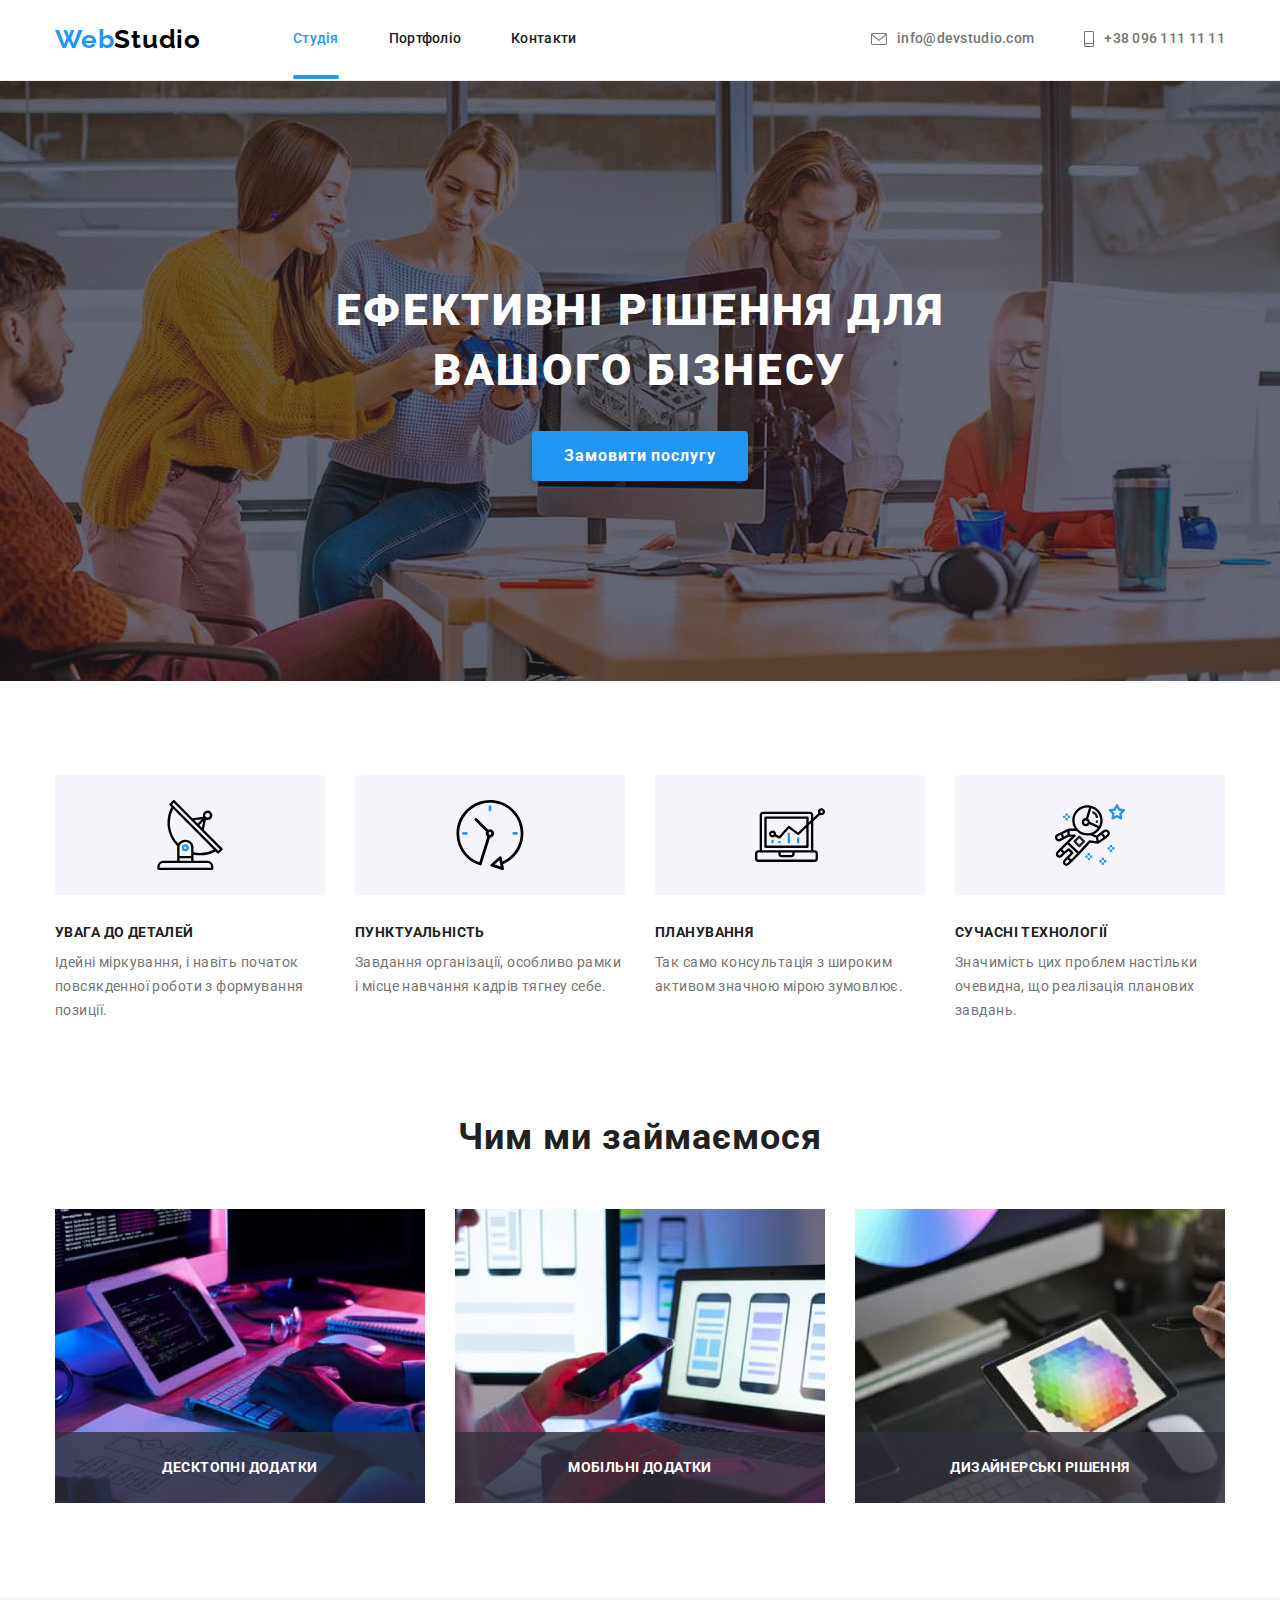
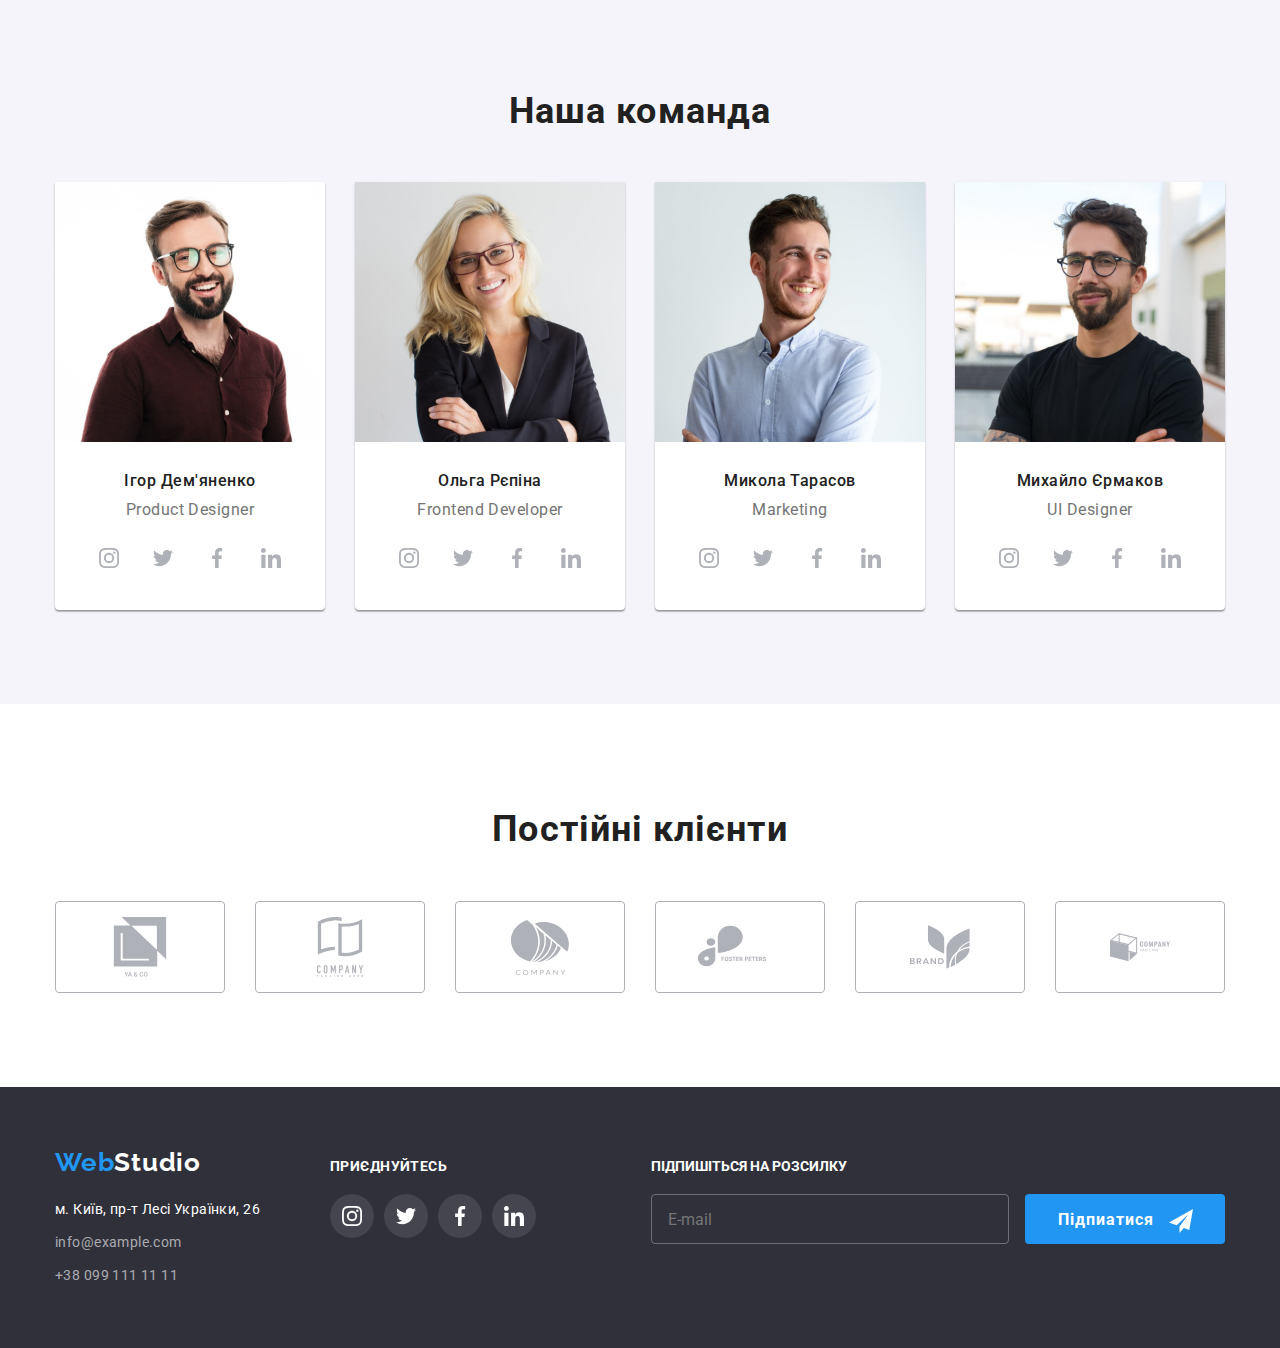
<file: index.html>
<!DOCTYPE html>
<html lang="uk">

<head>
  <meta charset="UTF-8" />
  <meta http-equiv="X-UA-Compatible" content="IE=edge" />
  <meta name="viewport" content="width=device-width, initial-scale=1.0" />
  <link rel="preconnect" href="https://fonts.googleapis.com">
  <link rel="preconnect" href="https://fonts.gstatic.com" crossorigin>
  <link href="https://fonts.googleapis.com/css2?family=Raleway:wght@700&family=Roboto:wght@400;500;700;900&display=swap"
    rel="stylesheet">
  <link rel="stylesheet" href="https://cdnjs.cloudflare.com/ajax/libs/modern-normalize/1.1.0/modern-normalize.css"
    integrity="sha512-Y0MM+V6ymRKN2zStTqzQ227DWhhp4Mzdo6gnlRnuaNCbc+YN/ZH0sBCLTM4M0oSy9c9VKiCvd4Jk44aCLrNS5Q=="
    crossorigin="anonymous" referrerpolicy="no-referrer" />
  <link rel="stylesheet" href="./css/styles.css" />
  <title>WebStudio</title>
</head>

<body>
  <header class="header">
    <div class="container">
      <div class="container-nav">
        <a class="header-logo link" href="./index.html" lang="en"><span class="logo">Web</span>Studio</a>
        <nav class="header-nav">
          <ul class="header-links list">
            <li class="header-item">
              <a class="header-link link active-page" href="./index.html">Студія</a>
            </li>
            <li class="header-item">
              <a class="header-link link" href="./portfolio.html">Портфоліо</a>
            </li>
            <li class="header-item">
              <a class="header-link link" href="">Контакти</a>
            </li>
          </ul>
        </nav>
        <div class="header-contacts">
          <a class="header-mail link" href="mailto:info@devstudio.com">
            <svg class="contacts-icon" width="16" height="12">
              <use href="./images/icon/icons.svg#icon-envelope"></use>
            </svg>
            info@devstudio.com
          </a>
          <a class="header-tel link" href="tel:+380961111111">
            <svg class="contacts-icon" width="10" height="16">
              <use href="./images/icon/icons.svg#icon-smartphone"></use>
            </svg>
            +38 096 111 11 11
          </a>
        </div>
      </div>
    </div>
  </header>
  <main>
    <section class="hero">
      <div class="container">
        <div class="hero-content">
          <h1 class="hero-title">Ефективні рішення для вашого бізнесу</h1>
          <button class="order-button button" type="button" data-modal-open>Замовити послугу</button>
        </div>
      </div>
    </section>
    <section class="about">
      <div class="container">
        <ul class="about-list list">
          <li class="about-item">
            <div class="about-asset">
              <svg class="about-icon" width="70" height="70">
                <use href="./images/icon/icons.svg#icon-antenna"></use>
              </svg>
            </div>
            <h3 class="about-title">Увага до деталей</h3>
            <p class="about-text">Ідейні міркування, і навіть початок повсякденної роботи з формування позиції.</p>
          </li>
          <li class="about-item">
            <div class="about-asset">
              <svg class="icon" width="70" height="70">
                <use href="./images/icon/icons.svg#icon-clock"></use>
              </svg>
            </div>
            <h3 class="about-title">Пунктуальність</h3>
            <p class="about-text">Завдання організації, особливо рамки і місце навчання кадрів тягнеу себе.</p>
          </li>
          <li class="about-item">
            <div class="about-asset">
              <svg class="about-icon" width="70" height="70">
                <use href="./images/icon/icons.svg#icon-diagram"></use>
              </svg>
            </div>
            <h3 class="about-title">Планування</h3>
            <p class="about-text">Так само консультація з широким активом значною мірою зумовлює.</p>
          </li>
          <li class="about-item">
            <div class="about-asset">
              <svg class="about-icon" width="70" height="70">
                <use href="./images/icon/icons.svg#icon-astronaut"></use>
              </svg>
            </div>
            <h3 class="about-title">Сучасні технології</h3>
            <p class="about-text"> Значимість цих проблем настільки очевидна, що реалізація планових завдань. </p>
          </li>
        </ul>
      </div>
    </section>
    <section class="service">
      <div class="container">
        <h2 class="service-title">Чим ми займаємося</h2>
        <ul class="service-list list">
          <li class="service-item">
            <div class="service-item-top">
              <img src="./images/studio/work_img_1.jpg" alt="наша робота" width="370" height="294" />
              <h3 class="service-title-top">Десктопні додатки</h3>
            </div>
          </li>
          <li class="service-item">
            <div class="service-item-top">
              <img src="./images/studio/work_img_2.jpg" alt="наша робота" width="370" height="294" />
              <h3 class="service-title-top">Мобільні додатки</h3>
            </div>
          </li>
          <li class="service-item">
            <div class="service-item-top">
              <img src="./images/studio/work_img_3.jpg" alt="наша робота" width="370" height="294" />
              <h3 class="service-title-top">Дизайнерські рішення</h3>
            </div>
          </li>
        </ul>
      </div>
    </section>
    <section class="teame">
      <div class="container">
        <h2 class="teame-title">Наша команда</h2>
        <ul class="teame-list list">
          <li class="teame-item">
            <img src="./images/studio/ihor_demyanenko.jpg" alt="Ігор Дем'яненко" width="270" height="260" />
            <div class="teame-description">
              <h3 class="teame-name">Ігор Дем'яненко</h3>
              <p class="teame-position" lang="en">Product Designer</p>
              <ul class="teame-social-list list">
                <li class="teame-social-item">
                  <a class="teame-social-link link" href="#">
                    <svg class="teame-social-icon" width="20" height="20">
                      <use href="./images/icon/icons.svg#icon-instagram"></use>
                    </svg>
                  </a>
                </li>
                <li class="teame-social-item">
                  <a class="teame-social-link link" href="#">
                    <svg class="teame-social-icon" width="20" height="20">
                      <use href="./images/icon/icons.svg#icon-twitter"></use>
                    </svg>
                  </a>
                </li>
                <li class="teame-social-item">
                  <a class="teame-social-link link" href="#">
                    <svg class="teame-social-icon" width="20" height="20">
                      <use href="./images/icon/icons.svg#icon-facebook"></use>
                    </svg>
                  </a>
                </li>
                <li class="teame-social-item">
                  <a class="teame-social-link link" href="#">
                    <svg class="teame-social-icon" width="20" height="20">
                      <use href="./images/icon/icons.svg#icon-linkedin"></use>
                    </svg>
                  </a>
                </li>
              </ul>
            </div>
          </li>
          <li class="teame-item">
            <img src="./images/studio/olga_repina.jpg" alt="Ольга Рєпіна" width="270" height="260" />
            <div class="teame-description">
              <h3 class="teame-name">Ольга Рєпіна</h3>
              <p class="teame-position" lang="en">Frontend Developer</p>
              <ul class="teame-social-list list">
                <li class="teame-social-item">
                  <a class="teame-social-link link" href="#">
                    <svg class="teame-social-icon" width="20" height="20">
                      <use href="./images/icon/icons.svg#icon-instagram"></use>
                    </svg>
                  </a>
                </li>
                <li class="teame-social-item">
                  <a class="teame-social-link link" href="#">
                    <svg class="teame-social-icon" width="20" height="20">
                      <use href="./images/icon/icons.svg#icon-twitter"></use>
                    </svg>
                  </a>
                </li>
                <li class="teame-social-item">
                  <a class="teame-social-link link" href="#">
                    <svg class="teame-social-icon" width="20" height="20">
                      <use href="./images/icon/icons.svg#icon-facebook"></use>
                    </svg>
                  </a>
                </li>
                <li class="teame-social-item">
                  <a class="teame-social-link link" href="#">
                    <svg class="teame-social-icon" width="20" height="20">
                      <use href="./images/icon/icons.svg#icon-linkedin"></use>
                    </svg>
                  </a>
                </li>
              </ul>
            </div>
          </li>
          <li class="teame-item">
            <img src="./images/studio/mykola_tarasov.jpg" alt="Микола Тарасов" width="270" height="260" />
            <div class="teame-description">
              <h3 class="teame-name">Микола Тарасов</h3>
              <p class="teame-position" lang="en">Marketing</p>
              <ul class="teame-social-list list">
                <li class="teame-social-item">
                  <a class="teame-social-link link" href="#">
                    <svg class="teame-social-icon" width="20" height="20">
                      <use href="./images/icon/icons.svg#icon-instagram"></use>
                    </svg>
                  </a>
                </li>
                <li class="teame-social-item">
                  <a class="teame-social-link link" href="#">
                    <svg class="teame-social-icon" width="20" height="20">
                      <use href="./images/icon/icons.svg#icon-twitter"></use>
                    </svg>
                  </a>
                </li>
                <li class="teame-social-item">
                  <a class="teame-social-link link" href="#">
                    <svg class="teame-social-icon" width="20" height="20">
                      <use href="./images/icon/icons.svg#icon-facebook"></use>
                    </svg>
                  </a>
                </li>
                <li class="teame-social-item">
                  <a class="teame-social-link link" href="#">
                    <svg class="teame-social-icon" width="20" height="20">
                      <use href="./images/icon/icons.svg#icon-linkedin"></use>
                    </svg>
                  </a>
                </li>
              </ul>
            </div>
          </li>
          <li class="teame-item">
            <img src="./images/studio/mykhailo_yermakov.jpg" alt="Михайло Єрмаков" width="270" height="260" />
            <div class="teame-description">
              <h3 class="teame-name">Михайло Єрмаков</h3>
              <p class="teame-position" lang="en">UI Designer</p>
              <ul class="teame-social-list list">
                <li class="teame-social-item">
                  <a class="teame-social-link link" href="#">
                    <svg class="teame-social-icon" width="20" height="20">
                      <use href="./images/icon/icons.svg#icon-instagram"></use>
                    </svg>
                  </a>
                </li>
                <li class="teame-social-item">
                  <a class="teame-social-link link" href="#">
                    <svg class="teame-social-icon" width="20" height="20">
                      <use href="./images/icon/icons.svg#icon-twitter"></use>
                    </svg>
                  </a>
                </li>
                <li class="teame-social-item">
                  <a class="teame-social-link link" href="#">
                    <svg class="teame-social-icon" width="20" height="20">
                      <use href="./images/icon/icons.svg#icon-facebook"></use>
                    </svg>
                  </a>
                </li>
                <li class="teame-social-item">
                  <a class="teame-social-link link" href="#">
                    <svg class="teame-social-icon" width="20" height="20">
                      <use href="./images/icon/icons.svg#icon-linkedin"></use>
                    </svg>
                  </a>
                </li>
              </ul>
            </div>
          </li>
        </ul>
      </div>
    </section>
    <section class="customers">
      <div class="container">
        <p class="customers-title">Постійні клієнти</p>
        <ul class="customers-list list">
          <li class="customers-item">
            <a class="customers-logo link" href="#">
              <svg class="customers-icon" width="106" height="60">
                <use href="./images/icon/icons.svg#icon-ya-go"></use>
              </svg>
            </a>
          </li>
          <li class="customers-item">
            <a class="customers-logo link" href="#">
              <svg class="customers-icon" width="106" height="60">
                <use href="./images/icon/icons.svg#icon-tagline"></use>
              </svg>
            </a>
          </li>
          <li class="customers-item">
            <a class="customers-logo link" href="#">
              <svg class="customers-icon" width="106" height="60">
                <use href="./images/icon/icons.svg#icon-company"></use>
              </svg>
            </a>
          </li>
          <li class="customers-item">
            <a class="customers-logo link" href="#">
              <svg class="customers-icon" width="106" height="60">
                <use href="./images/icon/icons.svg#icon-foster-peters"></use>
              </svg>
            </a>
          </li>
          <li class="customers-item">
            <a class="customers-logo link" href="#">
              <svg class="customers-icon" width="106" height="60">
                <use href="./images/icon/icons.svg#icon-brand"></use>
              </svg>
            </a>
          </li>
          <li class="customers-item">
            <a class="customers-logo link" href="#">
              <svg class="customers-icon" width="106" height="60">
                <use href="./images/icon/icons.svg#icon-tag-line"></use>
              </svg>
            </a>
          </li>
        </ul>
      </div>
    </section>
  </main>
  <footer class="footer">
    <div class="container">
      <div class="footer-container">
        <div class="address-container">
          <a class="footer-logo link" href="./index.html" lang="en"><span class="logo">Web</span>Studio</a>
          <address class="address">
            <ul class="address-list list">
              <li class="address-item">
                <a class="location link" href="https://goo.gl/maps/LfauJa5VRaeRKDNr9">м. Київ, пр-т Лесі Українки,
                  26</a>
              </li>
              <li class="address-item">
                <a class="footer-mail link" href="mailto:info@example.com">info@example.com</a>
              </li>
              <li class="address-item">
                <a class="footer-tel link" href="tel:+380991111111">+38 099 111 11 11</a>
              </li>
            </ul>
          </address>
        </div>
        <div class="social-container">
          <p class="social-title">приєднуйтесь</p>
          <ul class="social-list list">
            <li class="social-item">
              <a class="social-link link" href="#">
                <svg class="social-icon" width="20" height="20">
                  <use href="./images/icon/icons.svg#icon-instagram"></use>
                </svg>
              </a>
            </li>
            <li class="social-item">
              <a class="social-link link" href="#">
                <svg class="social-icon" width="20" height="20">
                  <use href="./images/icon/icons.svg#icon-twitter"></use>
                </svg>
              </a>
            </li>
            <li class="social-item">
              <a class="social-link link" href="#">
                <svg class="social-icon" width="20" height="20">
                  <use href="./images/icon/icons.svg#icon-facebook"></use>
                </svg>
              </a>
            </li>
            <li class="social-item">
              <a class="social-link link" href="#">
                <svg class="social-icon" width="20" height="20">
                  <use href="./images/icon/icons.svg#icon-linkedin"></use>
                </svg>
              </a>
            </li>
          </ul>
        </div>
        <div class="subscribe">
          <form method="GET" class="js-subscribe">
            <label for="mail" class="subscribe-subtitle">Підпишіться на розсилку
            </label>
            <div class="subscribe-field">
              <input class="subscribe-input" type="email" name="mail" id="mail" placeholder="E-mail"
                autocomplete="email">
              <button type="submit" class="subscribe-button">
                Підпиатися
                <svg class="subskribe-icon">
                  <use href="./images/icon/icons.svg#icon-send"></use>
                </svg>
              </button>
            </div>
          </form>
        </div>
      </div>
    </div>
  </footer>
  <div class="backdrop is-hidden" data-modal>
    <div class="modal">
      <button type="button" class="modal-close button" data-modal-close>
        <svg class="icon-close" width="18" height="18">
          <use href="./images/icon/icons.svg#icon-close"></use>
        </svg>
      </button>
      <form method="get">
        <p class="modal-title">Залиште свої дані, ми вам передзвонимо</p>
        <label class="inscription">Ім'я
          <span class="input-wrap">
            <input class="data-form-input" name="person-form" type="text" minlength="2" required="" />
            <span class="input-icon">
              <svg class="person-form-icon">
                <use href="./images/icon/icons.svg#icon-person"></use>
              </svg>
            </span>
          </span>
        </label>
        <label class="inscription">Телефон
          <span class="input-wrap">
            <input class="data-form-input" name="phone-form" title="xxx xxx xx xx" type="tel"
              pattern="[0-9]{3} [0-9]{3} [0-9]{2} [0-9]{2}" minlength="10" required="" />
            <span class="input-icon">
              <svg class="person-form-icon">
                <use href="./images/icon/icons.svg#icon-phone"></use>
              </svg>
            </span>
          </span>
        </label>
        <label class="inscription">Пошта
          <span class="input-wrap">
            <input class="data-form-input" name="email-form" type="email" required="">
            <span class="input-icon">
              <svg class="person-form-icon">
                <use href="./images/icon/icons.svg#icon-email"></use>
              </svg>
            </span>
          </span>
        </label>
        <label class="inscription inscription-textarea">Коментар
          <textarea name="comment-form" class="data-form-input comment" placeholder="Введите текст"></textarea>
        </label>
        <label for="check-box" class="agree-newsletter">
          <input type="checkbox" id="check-box" value="agree" name="check" class="checkbox" required="">
          <span class="checkbox-icon">
            <svg class="check-mark">
              <use href="./images/icon/icons.svg#icon-check"></use>
            </svg>
          </span>
          Погоджуюся з розсилкою та приймаю
          <a href="#" class="agreement-conditions">Умови договору</a></label>
        <button type="submit" class="data-form-button">Відправити</button>
      </form>
    </div>
  </div>
  <script src="./js/modal.js"></script>
</body>

</html>
</file>
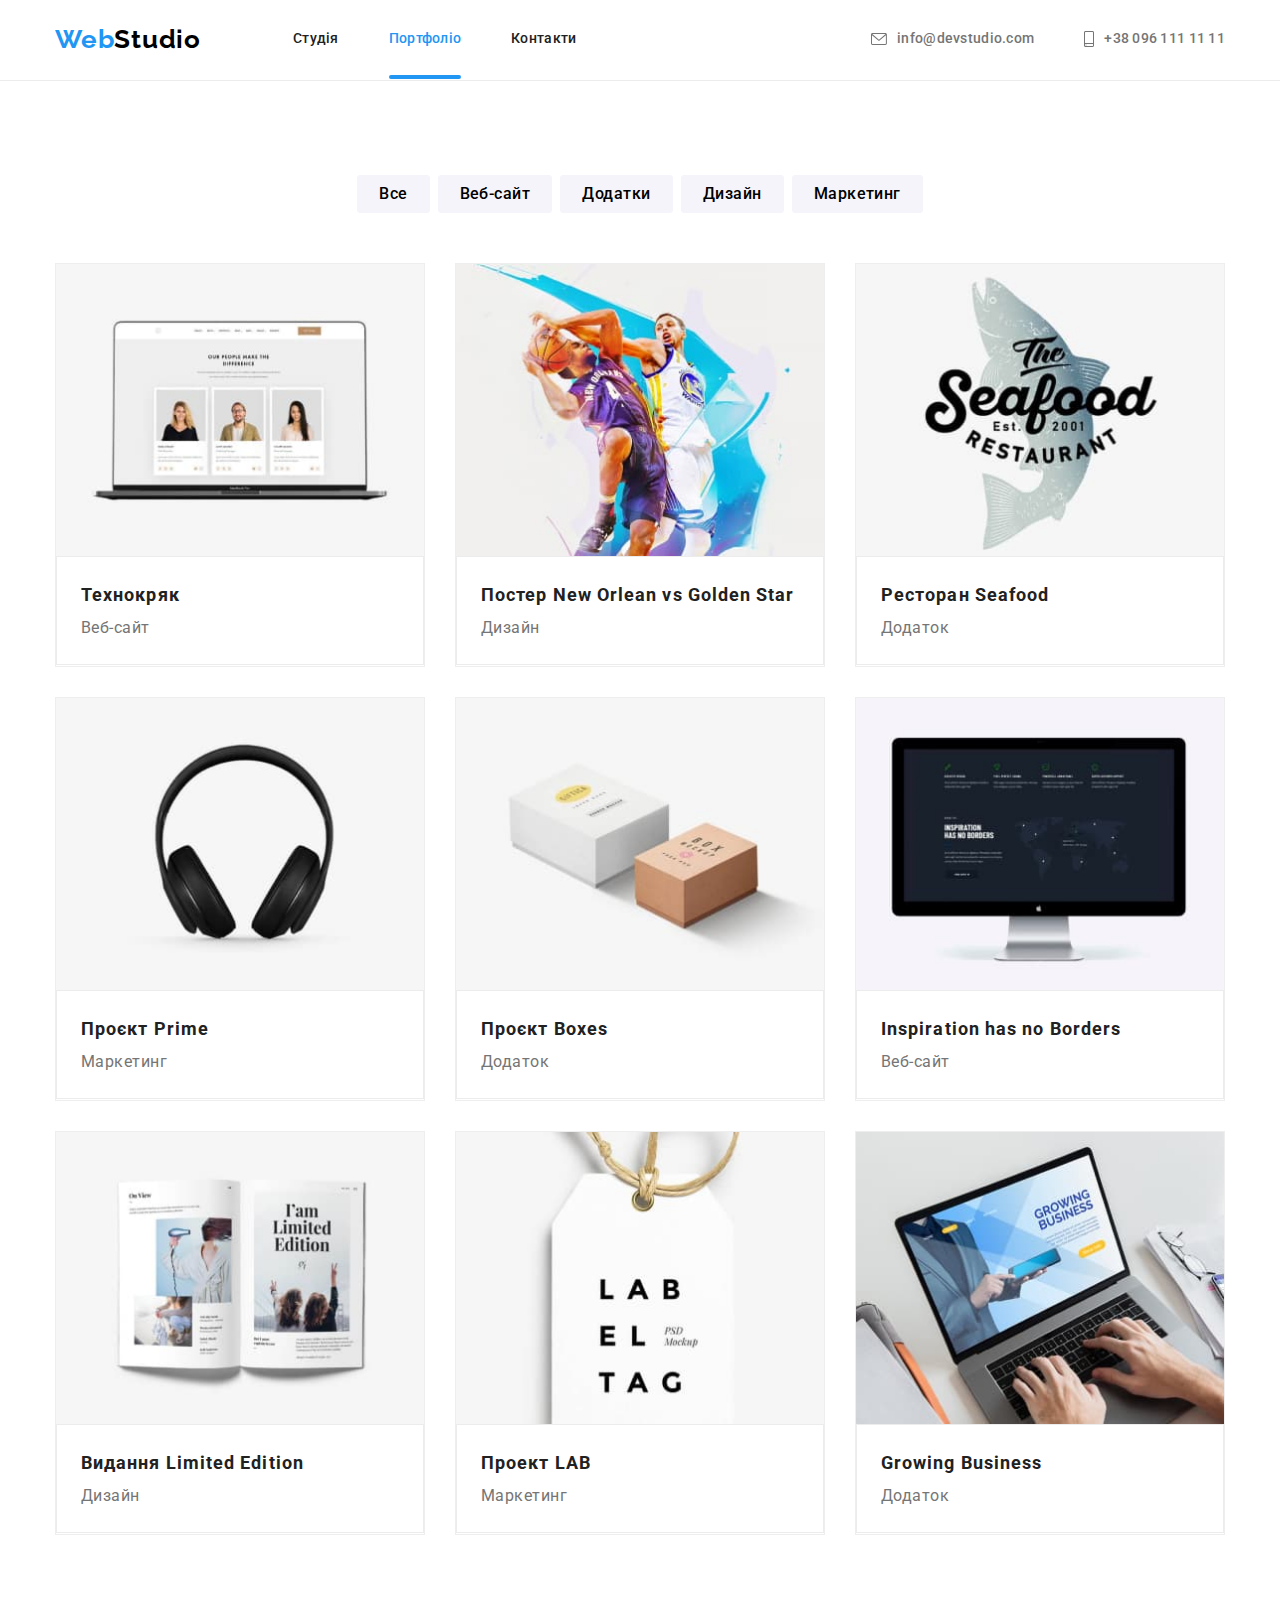
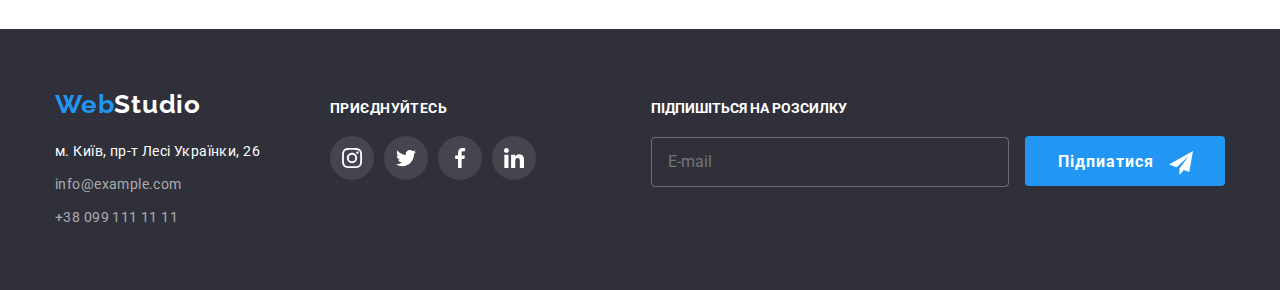
<file: portfolio.html>
<!DOCTYPE html>
<html lang="uk">

<head>
  <meta charset="UTF-8" />
  <meta http-equiv="X-UA-Compatible" content="IE=edge" />
  <meta name="viewport" content="width=device-width, initial-scale=1.0" />
  <link rel="preconnect" href="https://fonts.googleapis.com">
  <link rel="preconnect" href="https://fonts.gstatic.com" crossorigin>
  <link href="https://fonts.googleapis.com/css2?family=Raleway:wght@700&family=Roboto:wght@400;500;700;900&display=swap"
    rel="stylesheet">
  <link rel="stylesheet" href="https://cdnjs.cloudflare.com/ajax/libs/modern-normalize/1.1.0/modern-normalize.css"
    integrity="sha512-Y0MM+V6ymRKN2zStTqzQ227DWhhp4Mzdo6gnlRnuaNCbc+YN/ZH0sBCLTM4M0oSy9c9VKiCvd4Jk44aCLrNS5Q=="
    crossorigin="anonymous" referrerpolicy="no-referrer" />
  <link rel="stylesheet" href="./css/styles.css" />
  <title>WebStudio</title>
</head>

<body>
  <header class="header">
    <div class="container">
      <div class="container-nav">
        <a class="header-logo link" href="./index.html" lang="en"><span class="logo">Web</span>Studio</a>
        <nav class="header-nav">
          <ul class="header-links list">
            <li class="header-item">
              <a class="header-link link" href="./index.html">Студія</a>
            </li>
            <li class="header-item">
              <a class="header-link link active-page" href="./portfolio.html">Портфоліо</a>
            </li>
            <li class="header-item">
              <a class="header-link link" href="">Контакти</a>
            </li>
          </ul>
        </nav>
        <div class="header-contacts">
          <a class="header-mail link" href="mailto:info@devstudio.com">
            <svg class="contacts-icon" width="16" height="12">
              <use href="./images/icon/icons.svg#icon-envelope"></use>
            </svg>
            info@devstudio.com
          </a>
          <a class="header-tel link" href="tel:+380961111111">
            <svg class="contacts-icon" width="10" height="16">
              <use href="./images/icon/icons.svg#icon-smartphone"></use>
            </svg>
            +38 096 111 11 11
          </a>
        </div>
      </div>
    </div>
  </header>
  <main>
    <section class="ordinary link">
      <div class="container">
        <h1 class="ordinary-title">Портфоліо</h1>
        <ul class="ordinary-nav list">
          <li class="ordinary-nav-item">
            <button class="ordinary-button button link" type="button">Все</button>
          </li>
          <li class="ordinary-nav-item">
            <button class="ordinary-button button link" type="button">Веб-сайт</button>
          </li>
          <li class="ordinary-nav-item">
            <button class="ordinary-button button link" type="button">Додатки</button>
          </li>
          <li class="ordinary-nav-item">
            <button class="ordinary-button button link" type="button">Дизайн</button>
          </li>
          <li class="ordinary-nav-item">
            <button class="ordinary-button button link" type="button">Маркетинг</button>
          </li>
        </ul>
        <ul class="ordinary-list list">
          <li class="ordinary-item">
            <a href="#" class="ordinary-link link">
              <div class="ordinary-hover-wrap">
                <img src="./images/portfolio/tehnokryak.jpg" alt="">
                <p class="ordinary-hover-text">
                  Lorem ipsum dolor sit amet consectetur adipisicing elit. Facilis, a. Corrupti quo minima doloremque
                  maxime porro cupiditate ab, reprehenderit nostrum mollitia ad similique nisi laborum. Eius dolore
                  provident laboriosam neque.
                  Lorem ipsum dolor sit amet consectetur adipisicing elit. Sed eveniet id voluptatem dolorem!
                  Voluptates, unde. Molestias quos excepturi pariatur, placeat dignissimos dolorem consequuntur esse
                  harum consectetur odio iure magni molestiae.
                </p>
              </div>
              <div class="ordinary-description">
                <h2 class="ordinary-name link">Технокряк</h2>
                <p class="ordinary-positio link">Веб-сайт</p>
              </div>
            </a>
          </li>
          <li class="ordinary-item">
            <a href="#" class="ordinary-link link">
              <div class="ordinary-hover-wrap">
                <img src="./images/portfolio/poster.jpg" alt="">
                <p class="ordinary-hover-text">
                  Lorem ipsum dolor sit amet consectetur adipisicing elit. Facilis, a. Corrupti quo minima doloremque
                  maxime porro cupiditate ab, reprehenderit nostrum mollitia ad similique nisi laborum. Eius dolore
                  provident laboriosam neque.
                </p>
              </div>
              <div class="ordinary-description">
                <h2 class="ordinary-name">Постер <span lang="en">New Orlean vs Golden Star</span></h2>
                <p class="ordinary-positio">Дизайн</p>
              </div>
            </a>
          </li>
          <li class="ordinary-item">
            <a href="#" class="ordinary-link link">
              <div class="ordinary-hover-wrap">
                <img src="./images/portfolio/seqafood.jpg" alt="">
                <p class="ordinary-hover-text">
                  Lorem ipsum dolor sit amet consectetur adipisicing elit. Facilis, a. Corrupti quo minima doloremque
                  maxime porro cupiditate ab, reprehenderit nostrum mollitia ad similique nisi laborum. Eius dolore
                  provident laboriosam neque.
                </p>
              </div>
              <div class="ordinary-description">
                <h2 class="ordinary-name">Ресторан <span lang="en">Seafood</span></h2>
                <p class="ordinary-positio">Додаток</p>
              </div>
            </a>
          </li>
          <li class="ordinary-item">
            <a href="#" class="ordinary-link link">
              <div class="ordinary-hover-wrap">
                <img src="./images/portfolio/prime_project.jpg" alt="">
                <p class="ordinary-hover-text">
                  Lorem ipsum dolor sit amet consectetur adipisicing elit. Facilis, a. Corrupti quo minima doloremque
                  maxime porro cupiditate ab, reprehenderit nostrum mollitia ad similique nisi laborum. Eius dolore
                  provident laboriosam neque.
                </p>
              </div>
              <div class="ordinary-description">
                <h2 class="ordinary-name">Проєкт <span lang="en">Prime</span></h2>
                <p class="ordinary-positio">Маркетинг</p>
              </div>
            </a>
          </li>
          <li class="ordinary-item">
            <a href="#" class="ordinary-link link">
              <div class="ordinary-hover-wrap">
                <img src="./images/portfolio/boxe_project.jpg" alt="">
                <p class="ordinary-hover-text">
                  Lorem ipsum dolor sit amet consectetur adipisicing elit. Facilis, a. Corrupti quo minima doloremque
                  maxime porro cupiditate ab, reprehenderit nostrum mollitia ad similique nisi laborum. Eius dolore
                  provident laboriosam neque.
                </p>
              </div>
              <div class="ordinary-description">
                <h2 class="ordinary-name">Проєкт <span lang="en">Boxes</span></h2>
                <p class="ordinary-positio">Додаток</p>
              </div>
            </a>
          </li>
          <li class="ordinary-item">
            <a href="#" class="ordinary-link link">
              <div class="ordinary-hover-wrap">
                <img src="./images/portfolio/inspiration.jpg" alt="">
                <p class="ordinary-hover-text">
                  Lorem ipsum dolor sit amet consectetur adipisicing elit. Facilis, a. Corrupti quo minima doloremque
                  maxime porro cupiditate ab, reprehenderit nostrum mollitia ad similique nisi laborum. Eius dolore
                  provident laboriosam neque.
                </p>
              </div>
              <div class="ordinary-description">
                <h2 class="ordinary-name" lang="en">Inspiration has no Borders</h2>
                <p class="ordinary-positio">Веб-сайт</p>
              </div>
            </a>
          </li>
          <li class="ordinary-item">
            <a href="#" class="ordinary-link link">
              <div class="ordinary-hover-wrap">
                <img src="./images/portfolio/limited_edition.jpg" alt="">
                <p class="ordinary-hover-text">
                  Lorem ipsum dolor sit amet consectetur adipisicing elit. Facilis, a. Corrupti quo minima doloremque
                  maxime porro cupiditate ab, reprehenderit nostrum mollitia ad similique nisi laborum. Eius dolore
                  provident laboriosam neque.
                </p>
              </div>
              <div class="ordinary-description">
                <h2 class="ordinary-name">Видання <span lang="en">Limited Edition</span></h2>
                <p class="ordinary-positio">Дизайн</p>
              </div>
            </a>
          </li>
          <li class="ordinary-item">
            <a href="#" class="ordinary-link link">
              <div class="ordinary-hover-wrap">
                <img src="./images/portfolio/lab_project.jpg" alt="">
                <p class="ordinary-hover-text">
                  Lorem ipsum dolor sit amet consectetur adipisicing elit. Facilis, a. Corrupti quo minima doloremque
                  maxime porro cupiditate ab, reprehenderit nostrum mollitia ad similique nisi laborum. Eius dolore
                  provident laboriosam neque.
                </p>
              </div>
              <div class="ordinary-description">
                <h2 class="ordinary-name">Проект <span lang="en">LAB</span></h2>
                <p class="ordinary-positio">Маркетинг</p>
              </div>
            </a>
          </li>
          <li class="ordinary-item">
            <a href="#" class="ordinary-link link">
              <div class="ordinary-hover-wrap">
                <img src="./images/portfolio/growing_business.jpg" alt="">
                <p class="ordinary-hover-text">
                  Lorem ipsum dolor sit amet consectetur adipisicing elit. Facilis, a. Corrupti quo minima doloremque
                  maxime porro cupiditate ab, reprehenderit nostrum mollitia ad similique nisi laborum. Eius dolore
                  provident laboriosam neque.
                </p>
              </div>
              <div class="ordinary-description">
                <h2 class="ordinary-name" lang="en">Growing Business</h2>
                <p class="ordinary-positio">Додаток</p>
              </div>
            </a>
          </li>
        </ul>
      </div>
    </section>
  </main>
  <footer class="footer">
    <div class="container">
      <div class="footer-container">
        <div class="address-container">
          <a class="footer-logo link" href="./index.html" lang="en"><span class="logo">Web</span>Studio</a>
          <address class="address">
            <ul class="address-list list">
              <li class="address-item">
                <a class="location link" href="https://goo.gl/maps/LfauJa5VRaeRKDNr9">м. Київ, пр-т Лесі Українки,
                  26</a>
              </li>
              <li class="address-item">
                <a class="footer-mail link" href="mailto:info@example.com">info@example.com</a>
              </li>
              <li class="address-item">
                <a class="footer-tel link" href="tel:+380991111111">+38 099 111 11 11</a>
              </li>
            </ul>
          </address>
        </div>
        <div class="social-container">
          <p class="social-title">приєднуйтесь</p>
          <ul class="social-list list">
            <li class="social-item">
              <a class="social-link link" href="#">
                <svg class="social-icon" width="20" height="20">
                  <use href="./images/icon/icons.svg#icon-instagram"></use>
                </svg>
              </a>
            </li>
            <li class="social-item">
              <a class="social-link link" href="#">
                <svg class="social-icon" width="20" height="20">
                  <use href="./images/icon/icons.svg#icon-twitter"></use>
                </svg>
              </a>
            </li>
            <li class="social-item">
              <a class="social-link link" href="#">
                <svg class="social-icon" width="20" height="20">
                  <use href="./images/icon/icons.svg#icon-facebook"></use>
                </svg>
              </a>
            </li>
            <li class="social-item">
              <a class="social-link link" href="#">
                <svg class="social-icon" width="20" height="20">
                  <use href="./images/icon/icons.svg#icon-linkedin"></use>
                </svg>
              </a>
            </li>
          </ul>
        </div>
        <div class="subscribe">
          <form method="GET" class="js-subscribe">
            <label for="mail" class="subscribe-subtitle">Підпишіться на розсилку
            </label>
            <div class="subscribe-field">
              <input class="subscribe-input" type="email" name="mail" id="mail" placeholder="E-mail"
                autocomplete="email">
              <button type="submit" class="subscribe-button">
                Підпиатися
                <svg class="subskribe-icon">
                  <use href="./images/icon/icons.svg#icon-send"></use>
                </svg>
              </button>
            </div>
          </form>
        </div>
      </div>
    </div>
  </footer>
</body>

</html>
</file>
<file: css/styles.css>
:root {
  --accent-color: #2196f3;
  --normal-color: #ffffff;
  --primary-color: #212121;
  --minor-color: #757575;
  --secondary-color: #f5f4fa;
  --ms-transition: 250ms linear;
  --transition-effect: cubic-bezier(0.4, 0, 0.2, 1);
}

*,
*::before,
*::after {
  box-sizing: border-box;
}

p,
h1,
h2,
h3,
h4,
h5,
h6 {
  margin: 0;
}

ul {
  margin: 0;
  padding: 0;
}

button {
  cursor: pointer;
}

address {
  font-style: normal;
}

img {
  display: block;
  max-width: 100%;
  height: auto;
}

body {
  font-family: "Raleway", sans-serif;
  font-family: "Roboto", sans-serif;
}

.list {
  list-style: none;
}

.link {
  text-decoration: none;
}

.container {
  width: 1200px;
  padding-left: 15px;
  padding-right: 15px;
  margin: 0 auto;
}

section {
  padding-top: 94px;
  padding-bottom: 94px;
}

.button {
  font-family: inherit;
  border: none;
  cursor: pointer;
  font-size: 16px;
  filter: drop-shadow (0px 4px 4px rgba(0, 0, 0, 0.25));
}

/*
----------------------------------------------------
-----------------------HEADER-----------------------
----------------------------------------------------
*/

.header {
  padding-top: 24px;
  padding-bottom: 25px;
  border-bottom: 1px solid #ececec;
}

.container-nav {
  display: flex;
  align-items: center;
}

.header-logo {
  width: 145px;
  margin-right: 93px;
  font-family: "Raleway", sans-serif;
  font-weight: 700;
  font-size: 26px;
  line-height: 1.19;
  letter-spacing: 0.03em;
  color: #000000;
}

.logo {
  font-family: "Raleway", sans-serif;
  font-weight: 700;
  font-size: 26px;
  line-height: 1.19;
  letter-spacing: 0.03em;
  color: var(--accent-color);
}

.header-nav {
  width: 281px;
}

.header-links {
  display: flex;
  gap: 50px;
  font-weight: 500;
  font-size: 14px;
  line-height: 1.14;
  letter-spacing: 0.02em;
  color: var(--primary-color);
}

.header-link {
  font-weight: 500;
  font-size: 14px;
  line-height: 1.14;
  letter-spacing: 0.02em;
  color: var(--primary-color);
  transition: color var(--ms-transition);
  transition-timing-function: var(--transition-effect);
  padding: 32px 0 32px 0;
}

.is-hidden {
  opacity: 0;
  visibility: hidden;
  pointer-events: none;
}

.active-page {
  color: var(--accent-color);
  position: relative;
}

.active-page::after {
  display: block;
  content: "";
  text-align: center;
  width: 100%;
  height: 1px;
  bottom: -1px;
  background-color: var(--accent-color);
  border: 2px solid;
  border-radius: 10px;
  position: absolute;
}

.header-contacts {
  display: flex;
  margin-left: auto;
}

.header-mail,
.header-tel {
  font-weight: 500;
  font-size: 14px;
  line-height: 1.14;
  letter-spacing: 0.02em;
  color: var(--minor-color);
  transition: color var(--ms-transition);
  transition-timing-function: var(--transition-effect);
}

.header-mail {
  margin-right: 50px;
  display: flex;
  flex-direction: row;
  align-items: center;
}

.header-tel {
  display: flex;
  flex-direction: row;
  align-items: center;
}

.header-link:hover,
.header-link:focus,
.header-mail:hover,
.header-mail:focus,
.header-tel:hover,
.header-tel:focus {
  color: var(--accent-color);
}

.contacts-icon:hover .contacts-icon,
.contacts-icon:focus .contacts-icon {
  fill: var(--accent-color);
}

.contacts-icon {
  margin-right: 10px;
  fill: currentColor;
  transition: fill var(--ms-transition);
  transition-timing-function: var(--transition-effect);
}

/*
----------------------------------------------------
-----------------------HERO-------------------------
----------------------------------------------------
*/

.hero {
  padding-top: 200px;
  padding-bottom: 200px;
  background: #c4c4c4;
  background-repeat: no-repeat;
  background-position: center;
  background-size: cover;
  background-image: linear-gradient(
      rgba(47, 48, 58, 0.4),
      rgba(47, 48, 58, 0.4)
    ),
    url(../images/studio/bg-Img.jpg);
  display: flex;
  align-items: center;
  max-width: 1600px;
  margin: 0 auto;
}

.hero-content {
  display: flex;
  flex-direction: column;
  align-items: center;
}

.hero-title {
  width: 696px;
  height: 120px;
  margin-bottom: 30px;
  font-weight: 900;
  font-size: 44px;
  line-height: 1.36;
  text-align: center;
  letter-spacing: 0.06em;
  text-transform: uppercase;
  color: var(--normal-color);
}

.order-button {
  width: 216px;
  height: 50px;
  font-weight: 700;
  font-size: 16px;
  line-height: 1.88;
  letter-spacing: 0.06em;
  color: var(--normal-color);
  background: var(--accent-color);
  box-shadow: 0px 4px 4px rgba(0, 0, 0, 0.15);
  border-radius: 4px;
  transition: background-color var(--ms-transition), color var(--ms-transition);
  transition-timing-function: var(--transition-effect);
}

.order-button:hover,
.order-button:focus {
  color: var(--normal-color);
  background-color: #188ce8;
}

/*
----------------------------------------------------
-----------------------ABOUT------------------------
----------------------------------------------------
*/

.about-list {
  display: flex;
  width: 1170px;
}

.about-list li:last-child {
  margin: 0;
}

.about-item {
  display: flex;
  flex-direction: column;
  margin-right: 30px;
  width: 270px;
}

.about-title {
  max-width: 270px;
  height: 16px;
  margin-bottom: 10px;
  font-weight: 700;
  font-size: 14px;
  line-height: 1.14;
  letter-spacing: 0.03em;
  text-transform: uppercase;
  color: var(--primary-color);
}

.about-text {
  max-width: 270px;
  font-size: 14px;
  line-height: 1.71;
  letter-spacing: 0.03em;
  color: var(--minor-color);
}

.about-asset {
  display: flex;
  justify-content: center;
  flex-direction: column;
  align-items: center;
  height: 120px;
  margin-bottom: 30px;
  background: var(--secondary-color);
  border-radius: 4px;
}

/*
----------------------------------------------------
-----------------------SERVICE-----------------------
----------------------------------------------------
*/

.service {
  padding-top: 0;
}

.service-title {
  margin-bottom: 50px;
  font-weight: 700;
  font-size: 36px;
  line-height: 1.16;
  text-align: center;
  letter-spacing: 0.03em;
  color: var(--primary-color);
}

.service-list {
  display: flex;
  gap: 30px;
}

.service-title-top {
  position: absolute;
  bottom: 0;
  left: 0;
  text-transform: uppercase;
  font-weight: 700;
  font-size: 14px;
  line-height: 1.15;
  text-align: center;
  letter-spacing: 0.03em;
  color: var(--normal-color);
  background-color: rgba(47, 48, 58, 0.8);
  padding: 27px;
  width: 100%;
}

.service-item-top {
  position: relative;
}

/*
---------------------------------------------------
-----------------------TEAME-----------------------
---------------------------------------------------
*/

.teame {
  background: var(--secondary-color);
}

.teame-title {
  margin-bottom: 50px;
  font-weight: 700;
  font-size: 36px;
  line-height: 1.16;
  text-align: center;
  letter-spacing: 0.03em;
  color: var(--primary-color);
}

.teame-list {
  display: flex;
  gap: 30px;
}

.teame-item {
  width: 270px;
  left: 515px;
  top: 1771px;
  background: var(--normal-color);
  box-shadow: 0px 1px 3px rgba(0, 0, 0, 0.12), 0px 1px 1px rgba(0, 0, 0, 0.14),
    0px 2px 1px rgba(0, 0, 0, 0.2);
  border-radius: 0px 0px 4px 4px;
}

.teame-description {
  padding: 30px 0 30px 0;
  display: flex;
  flex-direction: column;
  align-items: center;
}

.teame-name {
  margin-bottom: 10px;
  font-weight: 500;
  font-size: 16px;
  line-height: 1.18;
  text-align: center;
  letter-spacing: 0.03em;
  color: var(--primary-color);
}

.teame-position {
  font-size: 16px;
  line-height: 1.18;
  text-align: center;
  letter-spacing: 0.03em;
  color: var(--minor-color);
  margin-bottom: 16px;
}

.teame-social-list {
  display: flex;
  gap: 10px;
}

.teame-social-item {
  display: flex;
  justify-content: center;
  gap: 10px;
}

.teame-social-link {
  width: 44px;
  height: 44px;
  border-radius: 50%;
  background-color: rgba(255, 255, 255, 0.1);
  display: flex;
  align-items: center;
  justify-content: center;
  outline: none;
  transition: background-color var(--ms-transition);
  transition-timing-function: var(--transition-effect);
}

.teame-social-link:hover,
.teame-social-link:focus {
  background-color: var(--accent-color);
}

.teame-social-icon {
  fill: #afb1b8;
  transition: fill var(--ms-transition);
  transition-timing-function: var(--transition-effect);
}

.teame-social-link:hover .teame-social-icon,
.teame-social-link:focus .teame-social-icon {
  fill: var(--normal-color);
}

/*
----------------------------------------------------
-----------------------CUSTOMERS--------------------
----------------------------------------------------
*/

.customers {
  padding: 0;
  padding-top: 105px;
  padding-bottom: 94px;
}

.customers-title {
  font-family: "Roboto";
  font-style: normal;
  font-weight: 700;
  font-size: 36px;
  line-height: 1.16;
  text-align: center;
  letter-spacing: 0.03em;
  color: var(--primary-color);
  margin-bottom: 50px;
}

.customers-list {
  display: flex;
  flex-direction: row;
  align-items: center;
  gap: 30px;
}

.customers-logo {
  box-sizing: border-box;
  width: 170px;
  height: 92px;
  border: 1px solid #afb1b8;
  border-radius: 4px;
  display: flex;
  align-items: center;
  justify-content: center;
  outline: none;
  transition: fill var(--ms-transition);
  transition-timing-function: var(--transition-effect);
}

.customers-logo:hover,
.customers-logo:focus {
  fill: var(--accent-color);
  border: 1px solid var(--accent-color);
}

.customers-icon {
  fill: #afb1b8;
  transition: fill var(--ms-transition);
  transition-timing-function: var(--transition-effect);
}

.customers-logo:hover .customers-icon,
.customers-logo:focus .customers-icon {
  fill: var(--accent-color);
}

/*
----------------------------------------------------
-----------------------PORTFOLIO--------------------
----------------------------------------------------
*/

.ordinary link {
  border: 1px solid #ececec;
}

.ordinary-title {
  position: absolute;
  white-space: nowrap;
  width: 1px;
  height: 1px;
  overflow: hidden;
  border: 0;
  padding: 0;
  clip: rect(0 0 0 0);
  clip-path: inset(50%);
  margin: -1px;
}

.ordinary-nav {
  display: flex;
  justify-content: center;
  margin: 0 0 50px 0;
  gap: 8px;
}

.ordinary-nav-item {
  background: var(--secondary-color);
  border-radius: 4px;
}

.ordinary-list {
  display: flex;
  flex-wrap: wrap;
  justify-content: center;
  gap: 30px;
}

.ordinary-button {
  font-weight: 500;
  line-height: 1.63;
  letter-spacing: 0.03em;
  color: inherit;
  background-color: var(--secondary-color);
  filter: none;
  padding: 6px 22px;
  border-radius: 4px;
  transition: color var(--ms-transition), background-color var(--ms-transition),
    box-shadow var(--ms-transition);
  transition-timing-function: var(--transition-effect);
}

.ordinary-button:hover,
.ordinary-button:focus {
  color: var(--normal-color);
  background-color: var(--accent-color);
  box-shadow: 0px 3px 1px rgba(0, 0, 0, 0.1), 0px 1px 2px rgba(0, 0, 0, 0.08),
    0px 2px 2px rgba(0, 0, 0, 0.12);
}

.ordinary-item {
  width: 370px;
  height: 404px;
  background: var(--normal-color);
  border: 1px solid #eeeeee;
}

.ordinary-item:hover .ordinary-hover-text {
  transform: translateY(0);
}

.ordinary-hover-wrap {
  position: relative;
  overflow: hidden;
}

.ordinary-hover-text {
  position: absolute;
  top: 0;
  left: 0;
  font-size: 18px;
  font-weight: 400;
  line-height: 1.6;
  color: var(--normal-color);
  background-color: var(--accent-color);
  padding: 63px 24px;
  height: 100%;
  transform: translateY(100%);
  transition: transform var(--ms-transition);
}

.ordinary-link {
  display: block;
  transition: box-shadow var(--ms-transition);
  transition-timing-function: var(--transition-effect);
}

.ordinary-link:hover,
.ordinary-link:focus {
  box-shadow: 0px 1px 1px rgba(0, 0, 0, 0.12), 0px 4px 4px rgba(0, 0, 0, 0.06),
    1px 4px 6px rgba(0, 0, 0, 0.16);
}

.ordinary-description {
  border: 1px solid #ececec;
  padding: 20px 24px;
}

.ordinary-name {
  font-size: 18px;
  line-height: 2;
  letter-spacing: 0.06em;
  color: var(--primary-color);
}

.ordinary-positio {
  font-size: 16px;
  line-height: 1.88;
  letter-spacing: 0.03em;
  color: var(--minor-color);
}

/*
----------------------------------------------------
-----------------------FOOTER-----------------------
----------------------------------------------------
*/

.footer {
  background: #2f303a;
  margin: 0 auto;
  padding-top: 60px;
  padding-bottom: 60px;
}

.footer-container {
  display: flex;
  align-items: baseline;
}

.address-container {
  display: flex;
  flex-direction: column;
  gap: 20px;
}

.social-container {
  margin-left: 70px;
}

.footer-logo {
  font-family: "Raleway", sans-serif;
  font-weight: 700;
  font-size: 26px;
  line-height: 1.19;
  letter-spacing: 0.03em;
  color: var(--normal-color);
}

.address-list {
  display: flex;
  flex-direction: column;
  gap: 9px;
}

.location {
  font-size: 14px;
  line-height: 1.71;
  letter-spacing: 0.03em;
  color: var(--normal-color);
  transition: color var(--ms-transition);
  transition-timing-function: var(--transition-effect);
}

.location:hover,
.location:focus,
.footer-tel:hover,
.footer-mail:hover,
.footer-tel:focus,
.footer-mail:focus {
  color: var(--accent-color);
}

.footer-mail,
.footer-tel {
  font-size: 14px;
  line-height: 1.71;
  letter-spacing: 0.03em;
  color: rgba(255, 255, 255, 0.6);
  transition: color var(--ms-transition);
  transition-timing-function: var(--transition-effect);
}

.social-title {
  list-style: none;
  font-family: "Roboto";
  font-style: normal;
  font-weight: 700;
  font-size: 14px;
  line-height: 16px;
  letter-spacing: 0.03em;
  text-transform: uppercase;
  color: var(--normal-color);
  margin-bottom: 20px;
}

.social-list {
  display: flex;
  gap: 10px;
}

.social-item {
  display: flex;
  justify-content: center;
  gap: 10px;
}

.social-link {
  width: 44px;
  height: 44px;
  border-radius: 50%;
  background-color: rgba(255, 255, 255, 0.1);
  display: flex;
  align-items: center;
  justify-content: center;
  outline: none;
  transition: background-color var(--ms-transition);
  transition-timing-function: var(--transition-effect);
}

.social-link:hover,
.social-link:focus {
  background-color: var(--accent-color);
}

.social-icon {
  fill: var(--normal-color);
}

.subscribe {
  margin-left: auto;
}

.js-subscribe {
  display: flex;
  position: relative;
  flex-direction: column;
}

.subscribe-subtitle {
  display: block;
  font-weight: 700;
  font-size: 14px;
  line-height: 1.142;
  color: var(--normal-color);
  margin-bottom: 20px;
  text-transform: uppercase;
}

.subscribe-input {
  width: 358px;
  height: 50px;
  padding: 15px 16px;
  border: 1px solid #ffffff4d;
  border-radius: 4px;
  font-size: 16px;
  background-color: var(--background-color-hero-footer);
  caret-color: var(--normal-color);
  color: var(--normal-color);
}

.subscribe-button {
  margin-left: 12px;
  padding: 10px 28px 10px 29px;
  min-width: 200px;
  height: 50px;
  font-weight: 700;
  line-height: 1.875;
  letter-spacing: 0.06em;
  background-color: var(--accent-color);
  color: var(--normal-color);
  border: 1px solid transparent;
  border-radius: 4px;
  transition-property: background-color;
  transition-duration: var(--ms-transition);
  transition-timing-function: var(--transition-effect);
}

.subskribe-icon {
  width: 24px;
  height: 24px;
  margin-left: 10px;
  vertical-align: middle;
  fill: var(--normal-color);
}

/*
----------------------------------------------------
-----------------------MODAL-----------------------
----------------------------------------------------
*/

.backdrop {
  position: fixed;
  top: 0;
  width: 100%;
  height: 100%;
  background-color: rgba(0, 0, 0, 0.2);
  transition: opacity 500ms linear, visibility 500ms;
}

.modal {
  position: absolute;
  width: 528px;
  min-height: 581px;
  background: var(--normal-color);
  box-shadow: 0px 1px 3px rgba(0, 0, 0, 0.12), 0px 1px 1px rgba(0, 0, 0, 0.14),
    0px 2px 1px rgba(0, 0, 0, 0.2);
  border-radius: 4px;
  top: 50%;
  left: 50%;
  transform: translate(-50%, -50%);
  padding: 40px;
}

.modal-close {
  position: absolute;
  right: 8px;
  top: 8px;
  width: 30px;
  height: 30px;
  background-color: var(--normal-color);
  border: 1px solid rgba(0, 0, 0, 0.1);
  border-radius: 50%;
  display: flex;
  align-items: center;
  justify-content: center;
}

.modal-close:hover,
.modal-close:focus {
  background-color: var(--accent-color);
  border: 1px solid var(--primary-color);
  border-radius: 50%;
}

.icon-close {
  color: #000000;
}

.modal-close:hover .icon-close,
.modal-close:focus .icon-close {
  fill: var(--normal-color);
}

.modal-title {
  font-weight: 700;
  font-size: 20px;
  line-height: 1.15;
  text-align: center;
  margin-bottom: 12px;
  color: var(--primary-color);
}

.modal-input {
  display: block;
  width: 100%;
  height: 45px;
  padding-top: 11px;
  padding-bottom: 11px;
  padding-left: 42px;
  border: 1px solid #21212133;
  border-radius: 4px;
  transition-property: fill, border-color;
  transition-duration: 250ms;
  transition-timing-function: cubic-bezier(0.4, 0, 0.2, 1);
}

.inscription {
  display: block;
  margin-bottom: 10px;
  font-size: 12px;
  line-height: 1.166;
  letter-spacing: 0.01em;
  color: var(--minor-color);
}

.inscription-textarea {
  margin-bottom: 32px;
}

.input-wrap {
  display: block;
  position: relative;
  margin-top: 4px;
}

.data-form-input {
  display: block;
  width: 100%;
  height: 40px;
  padding-top: 11px;
  padding-bottom: 11px;
  padding-left: 42px;
  border: 1px solid #21212133;
  border-radius: 4px;
  outline: none;
  transition-property: fill, border-color;
  transition-duration: 250ms;
  transition-timing-function: cubic-bezier(0.4, 0, 0.2, 1);
}

.data-form-input:focus,
.data-form-input:hover {
  border-color: var(--accent-color);
}

.data-form-input:focus + .input-icon {
  fill: var(--accent-color);
}

.person-form-icon {
  position: absolute;
  transform: translateY(-50%);
  top: 50%;
  left: 12px;
  width: 18px;
  height: 18px;
}

.comment {
  width: 100%;
  height: 120px;
  padding-left: 16px;
  margin-top: 4px;
  border: 1px solid #21212133;
  border-radius: 4px;
  resize: none;
}

.comment::placeholder {
  font-weight: 400;
  font-size: 12px;
  line-height: 1.166;
  letter-spacing: 0.01em;
  color: #bababa;
}

.agree-newsletter {
  display: block;
  margin-bottom: 30px;
  font-style: normal;
  font-weight: 400;
  font-size: 14px;
  line-height: 1.8;
  letter-spacing: 0.03em;
  text-align: center;
  color: var(--minor-color);
}

.agree-newsletter-text {
  display: inline;
}

.agreement-conditions {
  font-style: normal;
  font-weight: normal;
  font-size: 14px;
  line-height: 1.714;
  text-decoration: underline;
  color: var(--accent-color);
}

.checkbox {
  appearance: none;
  position: absolute;
}

.check-mark {
  display: block;
  width: 16px;
  height: 15px;
}

.checkbox-icon {
  display: inline-block;
  border: 2px solid var(--primary-color);
  border-radius: 2px;
  vertical-align: sub;
  color: white;
}

.checkbox:checked + .checkbox-icon {
  background-size: contain;
  margin-left: auto;
  margin-right: auto;
  background-color: var(--accent-color);
  border-color: var(--accent-color);
}

.data-form-button {
  display: block;
  min-width: 200px;
  height: 50px;
  padding: 10px 55px 10px 56px;
  margin: auto;
  font-weight: 700;
  line-height: 1.875;
  letter-spacing: 0.06em;
  background-color: var(--accent-color);
  color: var(--normal-color);
  box-shadow: 0px 2px 1px 0px #00000033, 0px 1px 1px 0px #00000024,
    0px 1px 3px 0px #0000001f;
  border: 1px solid transparent;
  border-radius: 4px;
  transition-property: background-color, border-radius;
  transition-duration: var(--ms-transition);
  transition-timing-function: var(--transition-effect);
}

.data-form-button:hover,
.data-form-button:focus {
  background-color: #188ce8;
  border-radius: 4px;
}
</file>
